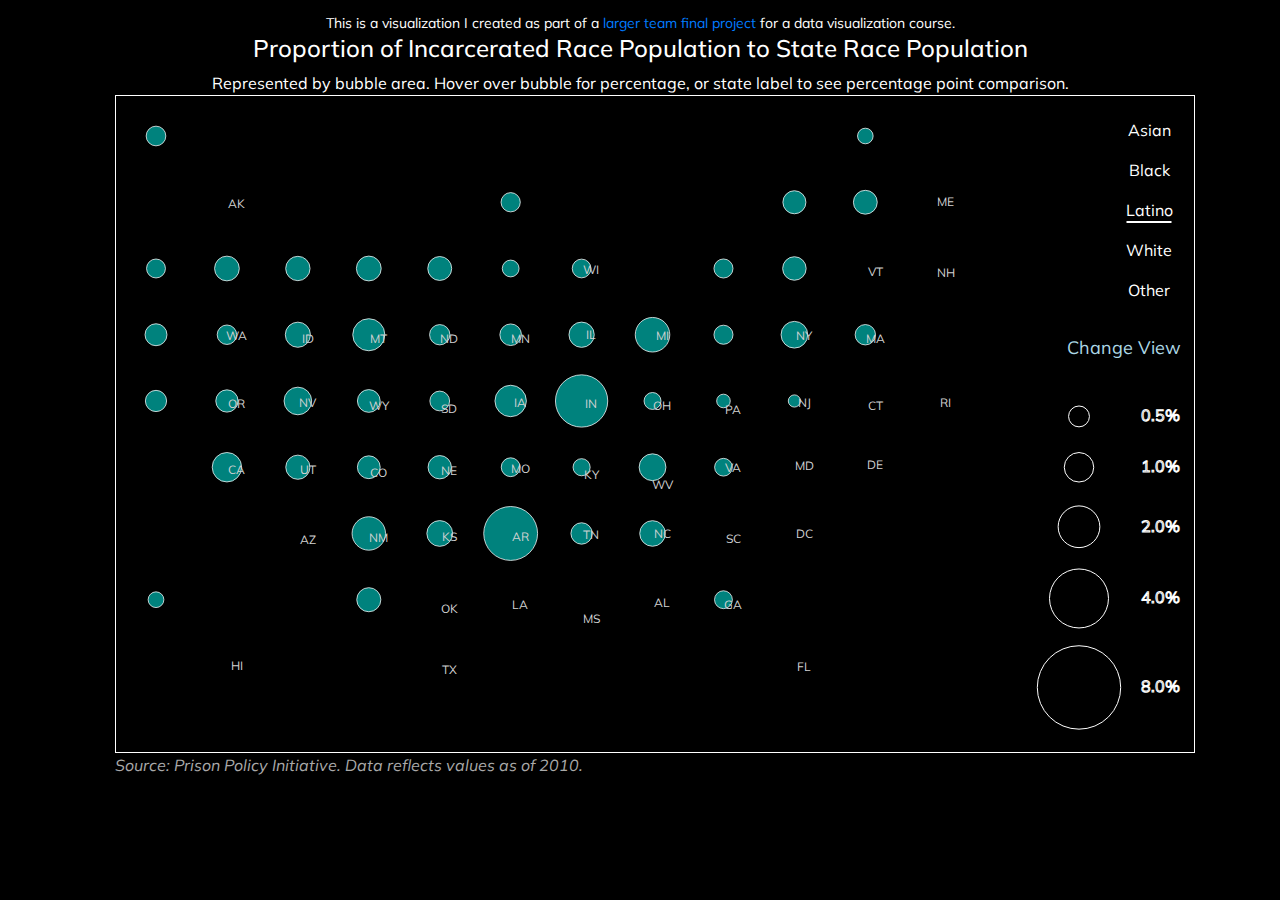
<file: vis/index.html>
<!doctype html>
<html>
<head>
	<meta charset="utf-8">
	<meta name="description" content="">
	<meta name="viewport" content="width=device-width, initial-scale=1">
	<title>CS171 - Final Project</title>

	<link href="https://fonts.googleapis.com/css?family=Muli&display=swap" rel="stylesheet">
	<link rel="stylesheet" href="css/bootstrap.min.css">
	<link rel="stylesheet" href="css/style.css">
</head>
<body>
	<div id="main" class="container-fluid">
		<div class="header">
			<span class="note">This is a visualization I created as part of a <a href="https://ethankripke.com/171-final-project/">larger team final project</a> for a data visualization course.</span>

			<h4>Proportion of Incarcerated Race Population to State Race Population</h4>
		</div>
		Represented by bubble area. Hover over bubble for percentage, or state label to see percentage point comparison.
		

		<div class="row">
			<div class="col-md-12">
				<div id="bubble-area" class="bubble-vis"></div>
			</div>
		</div>
		<div class="data-source">
			Source: Prison Policy Initiative. Data reflects values as of 2010.
		</div>

	</div>

	<script src="js/jquery.min.js"></script>
	<script src="js/popper.min.js"></script>
	<script src="js/bootstrap.min.js"></script>
	<script src="js/queue.min.js"></script>
	<script src="js/d3.min.js"></script>
	<script src="js/d3-tip.js"></script>
	<script src="js/d3-legend.min.js"></script>
	<script src="js/d3-scale-chromatic.min.js"></script>
	
	<script src="js/bubbleVis.js"></script>
	<script src="js/main.js"></script>
	
</body>
</html>
</file>
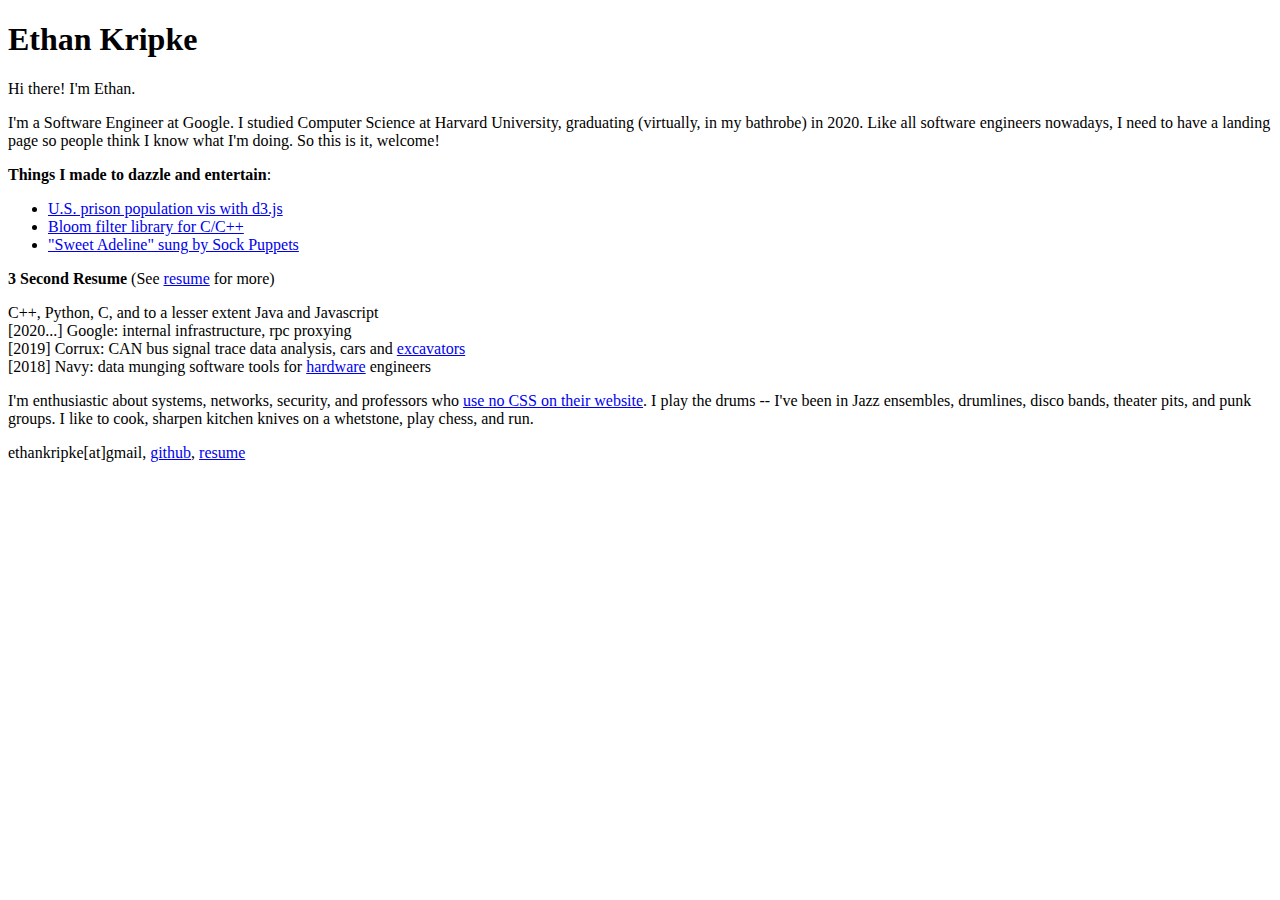
<file: computer_no_css.html>
<!DOCTYPE html>
<html lang="en">

<head>
    <meta charset="UTF-8">
    <meta name="viewport" content="width=device-width, initial-scale=1.0">
   
    <!-- favicon.io  -->
    <link rel="apple-touch-icon" sizes="180x180" href="img/favicon/apple-touch-icon.png">
    <link rel="icon" type="image/png" sizes="32x32" href="img//favicon/favicon-32x32.png">
    <link rel="icon" type="image/png" sizes="16x16" href="img/favicon/favicon-16x16.png">
    <link rel="manifest" href="img/favicon/site.webmanifest">

    <title>Ethan Kripke</title>
</head>

<body>

                <h1>Ethan Kripke</h1>
                <p> 
                    Hi there! I'm Ethan.
                </p>
                <p>
                    I'm a Software Engineer at Google.
                    I studied Computer Science at Harvard University, graduating (virtually, in my bathrobe) in 2020.
                    Like all software engineers nowadays, I need to have a landing page so people think I know what I'm doing. 
                    So this is it, welcome! 
                </p>
                <p>
                    <b>Things I made to dazzle and entertain</b>:
                    <ul class="minus-ten">
                        <li><a href="vis/index.html" target="_blank">U.S. prison population vis with d3.js</a></li>
                        <li><a href="https://github.com/ezkripke/bloom-lib" target="_blank">Bloom filter library for C/C++</a></li>
                        <li><a href="https://www.youtube.com/watch?v=YIagZa9cg5w" target="_blank">"Sweet Adeline" sung by Sock Puppets</a></li>
                    </ul>
                </p>
                <p>
                    <b>3 Second Resume</b> (See <a href="/files/resume.pdf">resume</a> for more)
                        <li> C++, Python, C, and to a lesser extent Java and Javascript</li>
                        <li>[2020...] Google: internal infrastructure, rpc proxying</li>
                        <li>[2019] Corrux: CAN bus signal trace data analysis, cars and <a href="img/excavator.jpg" target="_blank">excavators</a></li>
                        <li>[2018] Navy: data munging software tools for <a href="img/ship.jpg" target="_blank">hardware</a> engineers 
                    </ul>
                </p>
                <p>
                    I'm enthusiastic about systems, networks, security, and professors who <a href="computer.html">use no CSS on their website</a>.
                    I play the drums -- I've been in Jazz ensembles, drumlines, disco bands, theater pits, and punk groups. 
                    I like to cook, sharpen kitchen knives on a whetstone, play chess, and run. 
                </p>

    <footer>
        ethankripke[at]gmail, 
        <a href="https://github.com/ezkripke/"">github</a>,
        <a href="/files/resume.pdf">resume</a>
    </footer>
</body>

</html>
</file>
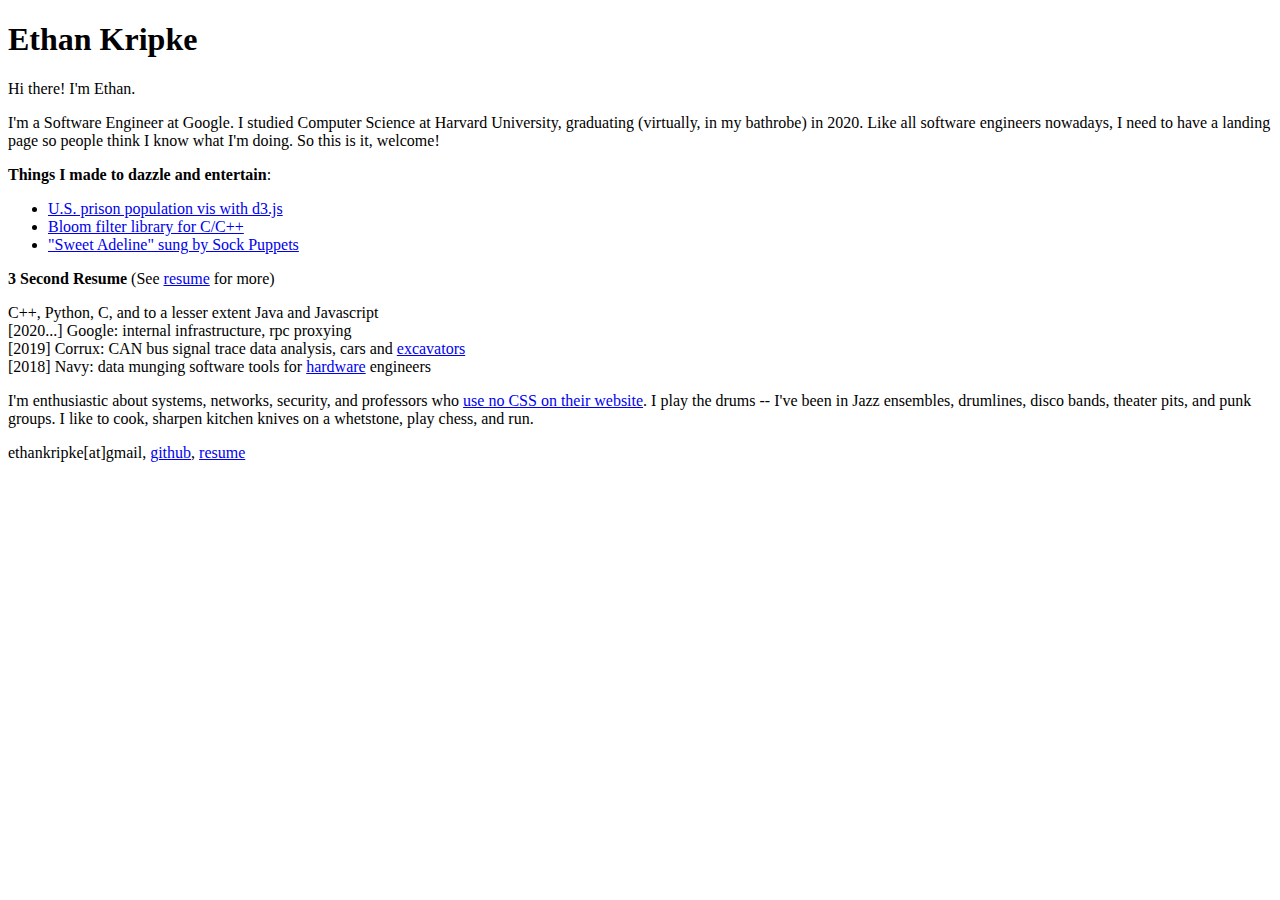
<file: no_css.html>
<!DOCTYPE html>
<html lang="en">

<head>
    <meta charset="UTF-8">
    <meta name="viewport" content="width=device-width, initial-scale=1.0">
   
    <!-- favicon.io  -->
    <link rel="apple-touch-icon" sizes="180x180" href="img/favicon/apple-touch-icon.png">
    <link rel="icon" type="image/png" sizes="32x32" href="img//favicon/favicon-32x32.png">
    <link rel="icon" type="image/png" sizes="16x16" href="img/favicon/favicon-16x16.png">
    <link rel="manifest" href="img/favicon/site.webmanifest">

    <title>Ethan Kripke</title>
</head>

<body>

                <h1>Ethan Kripke</h1>
                <p> 
                    Hi there! I'm Ethan.
                </p>
                <p>
                    I'm a Software Engineer at Google.
                    I studied Computer Science at Harvard University, graduating (virtually, in my bathrobe) in 2020.
                    Like all software engineers nowadays, I need to have a landing page so people think I know what I'm doing. 
                    So this is it, welcome! 
                </p>
                <p>
                    <b>Things I made to dazzle and entertain</b>:
                    <ul class="minus-ten">
                        <li><a href="vis/index.html" target="_blank">U.S. prison population vis with d3.js</a></li>
                        <li><a href="https://github.com/ezkripke/bloom-lib" target="_blank">Bloom filter library for C/C++</a></li>
                        <li><a href="https://www.youtube.com/watch?v=YIagZa9cg5w" target="_blank">"Sweet Adeline" sung by Sock Puppets</a></li>
                    </ul>
                </p>
                <p>
                    <b>3 Second Resume</b> (See <a href="/files/resume.pdf">resume</a> for more)
                        <li> C++, Python, C, and to a lesser extent Java and Javascript</li>
                        <li>[2020...] Google: internal infrastructure, rpc proxying</li>
                        <li>[2019] Corrux: CAN bus signal trace data analysis, cars and <a href="img/excavator.jpg" target="_blank">excavators</a></li>
                        <li>[2018] Navy: data munging software tools for <a href="img/ship.jpg" target="_blank">hardware</a> engineers 
                    </ul>
                </p>
                <p>
                    I'm enthusiastic about systems, networks, security, and professors who <a href="index.html">use no CSS on their website</a>.
                    I play the drums -- I've been in Jazz ensembles, drumlines, disco bands, theater pits, and punk groups. 
                    I like to cook, sharpen kitchen knives on a whetstone, play chess, and run. 
                </p>

    <footer>
        ethankripke[at]gmail, 
        <a href="https://github.com/ezkripke/"">github</a>,
        <a href="/files/resume.pdf">resume</a>
    </footer>
</body>

</html>
</file>
<file: vis/css/style.css>
body {
    margin-left: auto;
    margin-right: auto;
    font-family: "Muli", sans-serif;
    background-color: black;
    color: white;
    text-align: center;
}

#main {
    margin-top: 10px;
    margin-left: auto;
    margin-right: auto;
    width: 1080px;
}

.header {
    margin: 5px auto;
    text-align: center;
}

.note {
    font-size: 14px;
}

.bubble-vis {
    margin-right: auto;
    margin-left: auto;
    width: 1080px;
    border: 1px solid white;
}

.bubble {
    stroke: white;
    stroke-width: 0.75px;
}

.x-axis-bubble {
    stroke: white;
}

.x-axis-bubble line,
.x-axis-bubble path,
.x-axis-bubble,
.y-axis-bubble line,
.y-axis-bubble path,
.y-axis-bubble{
    stroke: white;
}

.percentage-point-diff {
    font-weight: bolder;
    font-size: 20px;
}

.node-label {
    fill: white;
    background-color: black;
    font-size: 12px;
}

.legendLabels {
    font-size: 12px;
}

.legendTitle {
    font-size: 14px;
    font-weight: bold;
}

div.tooltip {
    position: absolute;
    text-align: center;
    width: 100px;
    height: 14px;
    padding: 2px;
    font: 12px sans-serif;
    background: whitesmoke;
    border: 0px;
    pointer-events: none;
}


#tile-grid-row {
    border-radius: 3px;
    background-color: white;
    box-shadow: 0px 5px 10px 0px rgba(0,0,0,0.5);
    padding: 40px;
}

h5 {
    margin-left: 280px;
    fill: white;
    font-size: small;
    font-style: italic;
}

.value-scale {
    display: inline-block;
    width: 50px;
    border: 1px solid #6c757d;
    text-align: center;
    margin-left: 60px;
    margin-bottom: 530px;
}

/* http://bl.ocks.org/lwhitaker3/e8090246a20d9515789b */
.d3-tip {
    line-height: 1;
    padding: 12px;
    background: rgba(43,43,43, 0.8);
    color: #fff;
    border-radius: 2px;
}

.axisWhite line{
    stroke: white;
}

.axisWhite path{
    stroke: white;
}

.axisWhite text{
    fill: white;
}

.text-main {
    color: black;
    padding-bottom: 1px;
}

.data-source {
    text-align: left;
    color: darkgray;
    font-style: italic;
}
</file>
